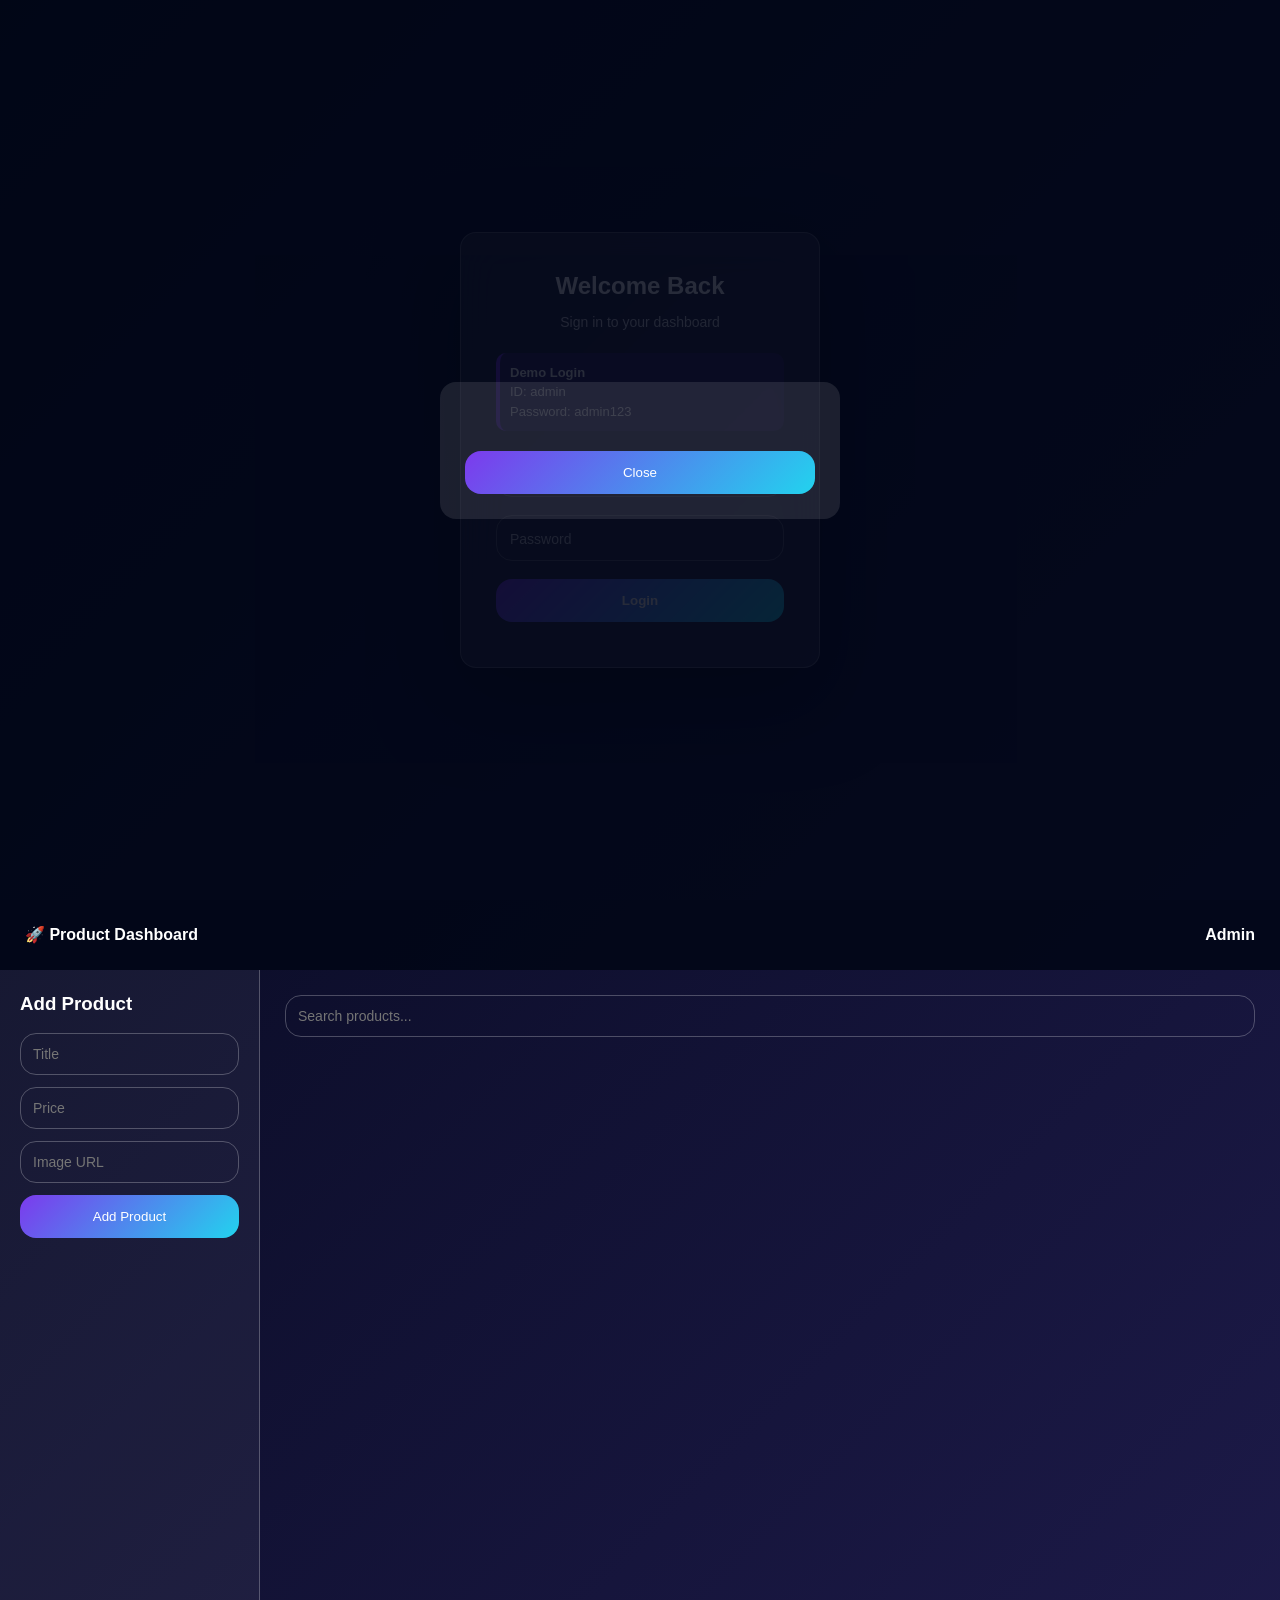
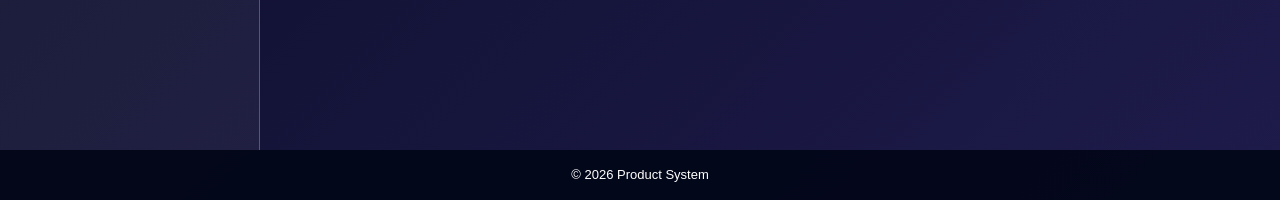
<file: SSPL1540/product-manager/index.html>
<!DOCTYPE html>
<html lang="en">
<head>
<meta charset="UTF-8" />
<meta name="viewport" content="width=device-width, initial-scale=1.0">
<title>Product Management System</title>

<script src="https://code.jquery.com/jquery-3.6.0.min.js"></script>

<style>
/* ================= THEME VARIABLES ================= */
:root {
  --primary: #7C3AED;
  --accent: #22D3EE;
  --dark: #020617;
  --glass: rgba(255,255,255,0.12);
  --border: rgba(255,255,255,0.25);
  --radius: 16px;
}

/* ================= RESET ================= */
* {
  margin: 0;
  padding: 0;
  box-sizing: border-box;
}

body {
  font-family: 'Segoe UI', sans-serif;
  background: linear-gradient(135deg, #020617, #1E1B4B);
  color: white;
  line-height: 1.5;
  overflow: auto;
}

/* ================= LOGIN PAGE ================= */
.login {
  height: 100vh;
  display: flex;
  justify-content: center;
  align-items: center;
}

.login__box {
  width: 360px;
  padding: 35px;
  background: var(--glass);
  backdrop-filter: blur(20px);
  border: 1px solid var(--border);
  border-radius: var(--radius);
  box-shadow: 0 30px 80px rgba(0,0,0,0.6);
  animation: enter 0.8s ease forwards;
}

@keyframes enter {
  from {
    opacity: 0;
    transform: translateY(40px) scale(0.95);
  }
  to {
    opacity: 1;
    transform: translateY(0) scale(1);
  }
}

.login__title {
  text-align: center;
  font-size: 24px;
  margin-bottom: 8px;
}

.login__subtitle {
  text-align: center;
  font-size: 14px;
  opacity: 0.8;
  margin-bottom: 20px;
}

.login__demo {
  background: rgba(124,58,237,0.2);
  border-left: 4px solid var(--primary);
  padding: 10px;
  border-radius: 10px;
  font-size: 13px;
  margin-bottom: 20px;
}

/* floating input */
.field {
  position: relative;
  margin-bottom: 18px;
}

.field input {
  width: 100%;
  padding: 18px 14px 10px;
  background: transparent;
  border: 1px solid var(--border);
  border-radius: var(--radius);
  color: white;
  outline: none;
  font-size: 14px;
}

.field label {
  position: absolute;
  left: 14px;
  top: 14px;
  font-size: 14px;
  opacity: 0.7;
  transition: 0.3s;
  pointer-events: none;
}

.field input:focus + label,
.field input:not(:placeholder-shown) + label {
  top: -8px;
  background: #020617;
  padding: 0 6px;
  font-size: 12px;
  opacity: 1;
}

/* login button */
.login__btn {
  width: 100%;
  padding: 14px;
  background: linear-gradient(135deg, var(--primary), var(--accent));
  border: none;
  border-radius: var(--radius);
  color: white;
  font-weight: bold;
  cursor: pointer;
  transition: 0.3s;
}

.login__btn:hover {
  transform: translateY(-2px);
  box-shadow: 0 20px 40px rgba(124,58,237,0.6);
}

.login__error {
  text-align: center;
  margin-top: 10px;
  color: #FCA5A5;
}

/* ================= DASHBOARD ================= */
.app {
  display: none;
  height: 100vh;
  display: grid;
  grid-template-columns: 260px 1fr;
  grid-template-rows: 70px 1fr 50px;
  grid-template-areas:
    "header header"
    "sidebar main"
    "footer footer";
}

/* header */
header {
  grid-area: header;
  background: rgba(2,6,23,0.9);
  display: flex;
  align-items: center;
  justify-content: space-between;
  padding: 0 25px;
  font-weight: bold;
}

/* sidebar */
aside {
  grid-area: sidebar;
  padding: 20px;
  background: rgba(255,255,255,0.05);
  border-right: 1px solid var(--border);
}

.sidebar__title {
  margin-bottom: 15px;
}

/* main */
main {
  grid-area: main;
  padding: 25px;
  overflow-y: auto;
}

/* footer */
footer {
  grid-area: footer;
  background: rgba(2,6,23,0.9);
  display: flex;
  justify-content: center;
  align-items: center;
  font-size: 13px;
}

/* inputs */
.form__input,
.search__input {
  width: 100%;
  padding: 12px;
  margin-bottom: 12px;
  background: transparent;
  border: 1px solid var(--border);
  border-radius: var(--radius);
  color: white;
  font-size: 14px;
}

.form__button {
  width: 100%;
  padding: 14px;
  background: linear-gradient(135deg, var(--primary), var(--accent));
  border: none;
  border-radius: var(--radius);
  color: white;
  cursor: pointer;
}

/* products */
.products {
  display: grid;
  grid-template-columns: repeat(auto-fill, minmax(220px, 1fr));
  gap: 20px;
}

.card {
  background: rgba(255,255,255,0.08);
  border-radius: var(--radius);
  padding: 15px;
  transition: 0.3s;
  cursor: pointer;
}

.card:hover {
  transform: translateY(-6px);
}

.card__image {
  height: 140px;
  width: 100%;
  object-fit: contain;
}

.card h4 {
  font-size: 14px;
  margin: 10px 0;
  line-height: 1.4;
  height: 40px;
  overflow: hidden;
}

.card__price {
  color: var(--accent);
  font-weight: bold;
}

/* modal */
.modal {
  display: none;
  position: fixed;
  inset: 0;
  background: rgba(2,6,23,0.85);
  display: flex;
  align-items: center;
  justify-content: center;
}

.modal__content {
  background: rgba(255,255,255,0.1);
  padding: 25px;
  border-radius: var(--radius);
  width: 400px;
  text-align: center;
}

.modal__content h3 {
  margin-bottom: 10px;
}

.modal__content p {
  margin: 10px 0;
  font-size: 16px;
  color: var(--accent);
}
</style>
</head>

<body>

<!-- LOGIN -->
<section class="login" id="loginPage">
  <div class="login__box">
    <h2 class="login__title">Welcome Back</h2>
    <p class="login__subtitle">Sign in to your dashboard</p>

    <div class="login__demo">
      <strong>Demo Login</strong><br>
      ID: admin<br>
      Password: admin123
    </div>

    <div class="field">
      <input id="loginUser" placeholder=" " />
      <label>Username</label>
    </div>

    <div class="field">
      <input id="loginPass" type="password" placeholder=" " />
      <label>Password</label>
    </div>

    <button class="login__btn" id="loginBtn">Login</button>
    <div class="login__error" id="loginError"></div>
  </div>
</section>

<!-- DASHBOARD -->
<div class="app" id="dashboard">
<header>
  <div>🚀 Product Dashboard</div>
  <div>Admin</div>
</header>

<aside>
  <h3 class="sidebar__title">Add Product</h3>
  <input class="form__input" id="title" placeholder="Title">
  <input class="form__input" id="price" placeholder="Price">
  <input class="form__input" id="image" placeholder="Image URL">
  <button class="form__button" id="addProduct">Add Product</button>
</aside>

<main>
  <input class="search__input" id="search" placeholder="Search products...">
  <section class="products" id="productGrid"></section>
</main>

<footer>© 2026 Product System</footer>
</div>

<!-- MODAL -->
<div class="modal" id="modal">
  <div class="modal__content">
    <h3 id="modalTitle"></h3>
    <img id="modalImage" width="100%">
    <p id="modalPrice"></p>
    <button class="form__button" onclick="$('#modal').hide()">Close</button>
  </div>
</div>

<script>
const DEFAULT_USER = "admin";
const DEFAULT_PASS = "admin123";

$('#loginBtn').click(() => {
  if ($('#loginUser').val() === DEFAULT_USER && $('#loginPass').val() === DEFAULT_PASS) {
    $('#loginPage').fadeOut(500, () => {
      $('#dashboard').fadeIn(500);
      loadProducts();
    });
  } else {
    $('#loginError').text('Invalid credentials');
  }
});

let products = [];
let debounceTimer;

async function loadProducts() {
  const res = await fetch('https://fakestoreapi.com/products');
  products = await res.json();
  render(products);
}

function render(list) {
  $('#productGrid').empty();
  list.forEach(p => {
    $('#productGrid').append(`
      <article class="card" onclick="openModal(${p.id})">
        <img class="card__image" src="${p.image}">
        <h4>${p.title}</h4>
        <div class="card__price">$${p.price}</div>
      </article>
    `);
  });
}

$('#search').on('input', function () {
  clearTimeout(debounceTimer);
  const value = this.value.toLowerCase();
  debounceTimer = setTimeout(() => {
    render(products.filter(p => p.title.toLowerCase().includes(value)));
  }, 300);
});

function openModal(id) {
  const p = products.find(x => x.id === id);
  $('#modalTitle').text(p.title);
  $('#modalImage').attr('src', p.image);
  $('#modalPrice').text('$' + p.price);
  $('#modal').fadeIn(300);
}

$('#addProduct').click(() => {
  $.ajax({
    url: 'https://fakestoreapi.com/products',
    method: 'POST',
    contentType: 'application/json',
    data: JSON.stringify({
      title: $('#title').val(),
      price: $('#price').val(),
      image: $('#image').val()
    }),
    success: res => {
      products.unshift(res);
      render(products);
      alert('Product added successfully!');
    }
  });
});
</script>

</body>
</html>
</file>
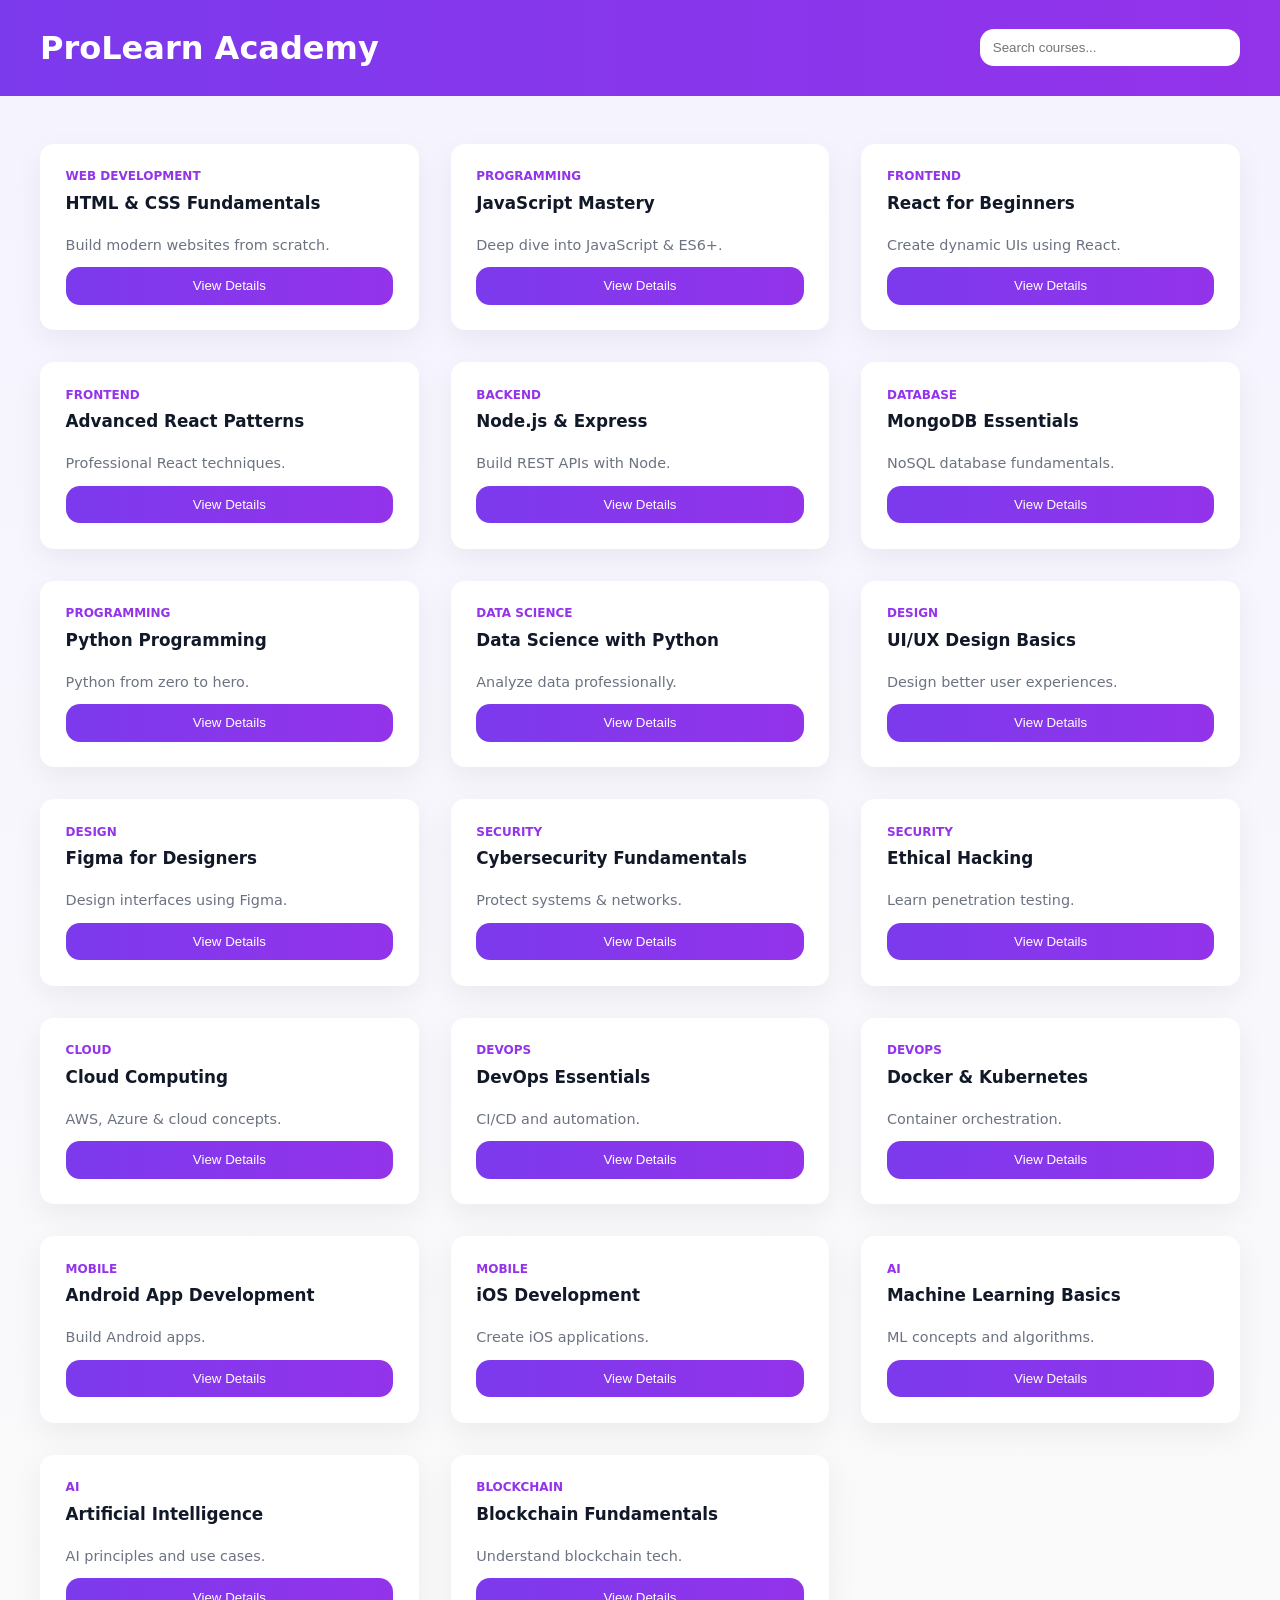
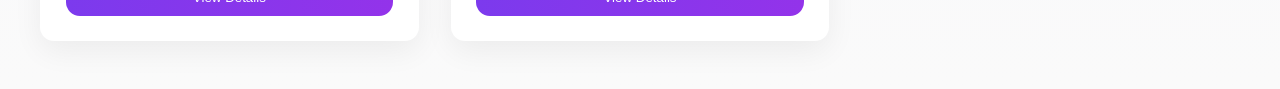
<file: SSPL1540/E-Learning/e-learning-ui/index.html>
<!DOCTYPE html>
<html lang="en">
<head>
  <meta charset="UTF-8" />
  <meta name="viewport" content="width=device-width, initial-scale=1.0" />
  <title>ProLearn Academy</title>

  <link rel="stylesheet" href="css/style.css" />
</head>

<body>

<header class="header">
  <h1 class="header__title">ProLearn Academy</h1>
  <input type="text" class="header__search" placeholder="Search courses..." />
</header>

<main class="container">
  <section class="courses" id="courseList"></section>
</main>

<!-- COURSE DETAILS MODAL -->
<div class="modal hidden" id="courseModal">
  <div class="modal__content">
    <button class="modal__close">&times;</button>

    <h2 id="modalTitle"></h2>
    <p id="modalCategory"></p>
    <p id="modalDescription"></p>

    <ul id="modalDetails"></ul>

    <button id="enrollBtn" class="course__btn">Enroll Now</button>

    <!-- ENROLL FORM (HIDDEN INITIALLY) -->
    <form class="enroll-form hidden">
      <input type="text" placeholder="Full Name" required />
      <input type="email" placeholder="Email Address" required />
      <button type="submit">Confirm Enrollment</button>
    </form>
  </div>
</div>

<script src="https://code.jquery.com/jquery-3.7.1.min.js"></script>
<script src="js/app.js"></script>

</body>
</html>
</file>
<file: SSPL1540/E-Learning/e-learning-ui/css/style.css>
:root {
    --primary: #7c3aed;
    --secondary: #9333ea;
    --bg: #f5f3ff;
    --card: #ffffff;
    --border: #e5e7eb;
    --text: #111827;
    --muted: #6b7280;
    --radius: 14px;
  }
  
  * {
    box-sizing: border-box;
  }
  
  body {
    margin: 0;
    font-family: "Inter", system-ui, sans-serif;
    background: linear-gradient(180deg, #f5f3ff, #fafafa);
    color: var(--text);
  }
  
  /* HEADER */
  .header {
    background: linear-gradient(90deg, var(--primary), var(--secondary));
    padding: 1.8rem 2.5rem;
    display: flex;
    justify-content: space-between;
    align-items: center;
  }
  
  .header__title {
    color: white;
    margin: 0;
    font-weight: 600;
  }
  
  .header__search {
    padding: 0.7rem 0.8rem;
    width: 260px;
    border-radius: var(--radius);
    border: none;
    outline: none;
  }
  
  /* LAYOUT */
  .container {
    padding: 3rem 2.5rem;
  }
  
  .courses {
    display: grid;
    grid-template-columns: repeat(auto-fill, minmax(300px, 1fr));
    gap: 2rem;
  }
  
  /* COURSE CARD */
  .course {
    background: var(--card);
    border-radius: var(--radius);
    padding: 1.6rem;
    display: flex;
    flex-direction: column;
    box-shadow: 0 10px 30px rgba(0,0,0,0.06);
    transition: transform 0.2s ease;
  }
  
  .course:hover {
    transform: translateY(-6px);
  }
  
  .course__category {
    font-size: 0.75rem;
    font-weight: 700;
    color: var(--secondary);
    text-transform: uppercase;
  }
  
  .course__title {
    margin: 0.6rem 0;
    font-size: 1.05rem;
  }
  
  .course__description {
    font-size: 0.9rem;
    color: var(--muted);
  }
  
  .course__btn {
    margin-top: auto;
    background: linear-gradient(90deg, var(--primary), var(--secondary));
    color: white;
    border: none;
    padding: 0.7rem;
    border-radius: var(--radius);
    cursor: pointer;
    font-weight: 500;
  }
  
  /* MODAL */
  .modal {
    position: fixed;
    inset: 0;
    background: rgba(0,0,0,0.6);
    display: flex;
    justify-content: center;
    align-items: center;
  }
  
  .hidden {
    display: none;
  }
  
  .modal__content {
    background: white;
    padding: 2.2rem;
    width: 90%;
    max-width: 480px;
    border-radius: var(--radius);
    box-shadow: 0 20px 50px rgba(0,0,0,0.2);
  }
  
  .modal__close {
    float: right;
    font-size: 1.6rem;
    background: none;
    border: none;
    cursor: pointer;
  }
  
  #modalCategory {
    color: var(--secondary);
    font-weight: 600;
  }
  
  #modalDetails li {
    margin: 0.4rem 0;
  }
  
  .enroll-form {
    display: flex;
    flex-direction: column;
    gap: 0.7rem;
    margin-top: 1.2rem;
  }
  
  .enroll-form input {
    padding: 0.6rem;
    border-radius: var(--radius);
    border: 1px solid var(--border);
  }
  
  .enroll-form button {
    background: var(--primary);
    color: white;
    border: none;
    padding: 0.7rem;
    border-radius: var(--radius);
    cursor: pointer;
  }
</file>
